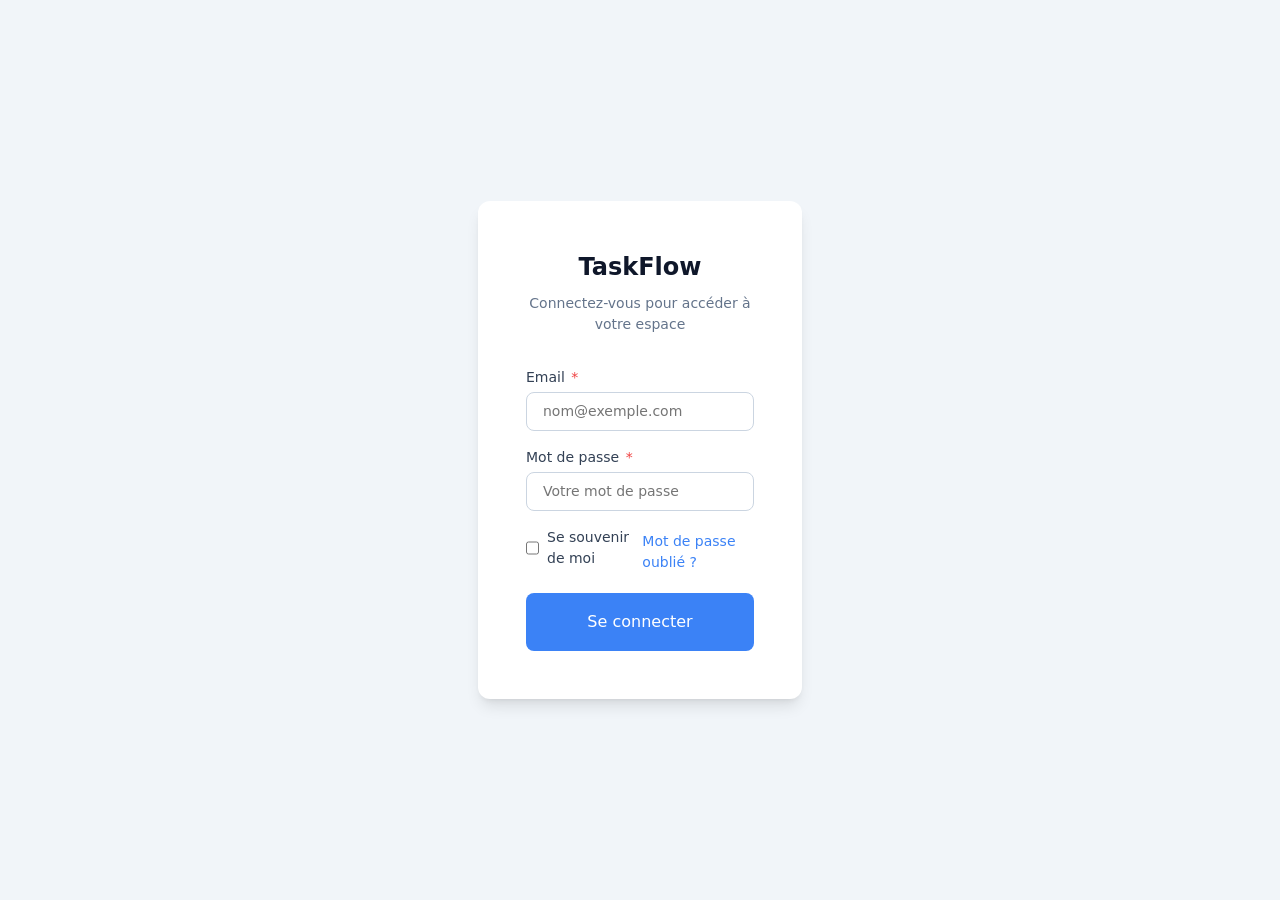
<file: demo-app/index.html>
<!DOCTYPE html>
<html lang="fr">
<head>
  <meta charset="UTF-8">
  <meta name="viewport" content="width=device-width, initial-scale=1.0">
  <title>TaskFlow — Connexion</title>
  <link rel="stylesheet" href="css/style.css">
</head>
<body>
  <div class="login-layout">
    <div class="login-container">
      <div class="login-card">
        <h1>TaskFlow</h1>
        <p class="login-subtitle">Connectez-vous pour accéder à votre espace</p>

        <div id="login-error" class="form-error hidden" role="alert"></div>

        <form id="login-form" novalidate>
          <div class="form-group">
            <label for="email" class="form-label">Email <span class="required">*</span></label>
            <input type="email" id="email" class="form-input" placeholder="nom@exemple.com" required>
          </div>

          <div class="form-group">
            <label for="password" class="form-label">Mot de passe <span class="required">*</span></label>
            <input type="password" id="password" class="form-input" placeholder="Votre mot de passe" required>
          </div>

          <div class="d-flex align-center justify-between mb-md">
            <div class="form-check">
              <input type="checkbox" id="remember-me">
              <label for="remember-me">Se souvenir de moi</label>
            </div>
            <a href="#" class="form-link">Mot de passe oublié ?</a>
          </div>

          <button type="submit" class="btn btn-primary btn-block btn-lg">Se connecter</button>
        </form>
      </div>
    </div>
  </div>

  <script src="js/app.js"></script>
  <script src="js/auth.js"></script>
  <script>
    (function () {
      if (App.auth.isAuthenticated()) {
        window.location.href = 'dashboard.html';
        return;
      }

      var form = document.getElementById('login-form');
      var emailInput = document.getElementById('email');
      var passwordInput = document.getElementById('password');
      var errorBox = document.getElementById('login-error');

      function showError(message) {
        errorBox.textContent = message;
        errorBox.classList.remove('hidden');
        errorBox.style.animation = 'none';
        errorBox.offsetHeight;
        errorBox.style.animation = '';
      }

      function hideError() {
        errorBox.classList.add('hidden');
      }

      function validateEmail(email) {
        return /^[^\s@]+@[^\s@]+\.[^\s@]+$/.test(email);
      }

      form.addEventListener('submit', function (e) {
        e.preventDefault();
        hideError();

        emailInput.classList.remove('error');
        passwordInput.classList.remove('error');

        var email = emailInput.value.trim();
        var password = passwordInput.value;

        if (!email) {
          emailInput.classList.add('error');
          showError('Veuillez saisir votre adresse email.');
          emailInput.focus();
          return;
        }

        if (!validateEmail(email)) {
          emailInput.classList.add('error');
          showError('Veuillez saisir une adresse email valide.');
          emailInput.focus();
          return;
        }

        if (!password) {
          passwordInput.classList.add('error');
          showError('Veuillez saisir votre mot de passe.');
          passwordInput.focus();
          return;
        }

        var result = App.auth.login(email, password);

        if (result.success) {
          window.location.href = 'dashboard.html';
        } else {
          showError(result.error);
        }
      });
    })();
  </script>
</body>
</html>
</file>
<file: demo-app/css/style.css>
/* ========================================
   Variables
   ======================================== */

:root {
  /* Couleurs principales */
  --color-primary: #3B82F6;
  --color-primary-hover: #2563EB;
  --color-primary-light: #DBEAFE;
  --color-secondary: #64748B;
  --color-secondary-hover: #475569;
  --color-success: #22C55E;
  --color-success-light: #DCFCE7;
  --color-danger: #EF4444;
  --color-danger-hover: #DC2626;
  --color-danger-light: #FEE2E2;
  --color-warning: #F59E0B;
  --color-warning-light: #FEF3C7;

  /* Neutres */
  --color-white: #FFFFFF;
  --color-gray-50: #F8FAFC;
  --color-gray-100: #F1F5F9;
  --color-gray-200: #E2E8F0;
  --color-gray-300: #CBD5E1;
  --color-gray-400: #94A3B8;
  --color-gray-500: #64748B;
  --color-gray-600: #475569;
  --color-gray-700: #334155;
  --color-gray-800: #1E293B;
  --color-gray-900: #0F172A;

  /* Espacements */
  --space-xs: 4px;
  --space-sm: 8px;
  --space-md: 16px;
  --space-lg: 24px;
  --space-xl: 32px;
  --space-2xl: 48px;

  /* Border radius */
  --radius-sm: 4px;
  --radius-md: 8px;
  --radius-lg: 12px;
  --radius-full: 9999px;

  /* Ombres */
  --shadow-sm: 0 1px 2px rgba(0, 0, 0, 0.05);
  --shadow-md: 0 4px 6px -1px rgba(0, 0, 0, 0.1), 0 2px 4px -2px rgba(0, 0, 0, 0.1);
  --shadow-lg: 0 10px 15px -3px rgba(0, 0, 0, 0.1), 0 4px 6px -4px rgba(0, 0, 0, 0.1);

  /* Typographie */
  --font-family: 'Segoe UI', system-ui, -apple-system, sans-serif;
  --font-size-xs: 0.75rem;
  --font-size-sm: 0.875rem;
  --font-size-base: 1rem;
  --font-size-lg: 1.125rem;
  --font-size-xl: 1.25rem;
  --font-size-2xl: 1.5rem;
  --font-size-3xl: 1.875rem;

  /* Layout */
  --sidebar-width: 250px;
  --navbar-height: 56px;
  --footer-height: 48px;

  /* Transitions */
  --transition-fast: 150ms ease;
  --transition-base: 200ms ease;
}

/* ========================================
   Reset / Normalize
   ======================================== */

*,
*::before,
*::after {
  box-sizing: border-box;
  margin: 0;
  padding: 0;
}

html {
  font-size: 16px;
  -webkit-text-size-adjust: 100%;
}

body {
  font-family: var(--font-family);
  font-size: var(--font-size-base);
  line-height: 1.5;
  color: var(--color-gray-800);
  background-color: var(--color-gray-50);
  min-height: 100vh;
}

img {
  max-width: 100%;
  display: block;
}

a {
  color: var(--color-primary);
  text-decoration: none;
}

a:hover {
  color: var(--color-primary-hover);
  text-decoration: underline;
}

ul, ol {
  list-style: none;
}

table {
  border-collapse: collapse;
  width: 100%;
}

button {
  cursor: pointer;
  font-family: inherit;
  font-size: inherit;
}

input, select, textarea, button {
  font-family: inherit;
  font-size: inherit;
}

/* ========================================
   Layout — App shell (navbar + sidebar + main + footer)
   ======================================== */

.app-layout {
  display: grid;
  grid-template-columns: var(--sidebar-width) 1fr;
  grid-template-rows: var(--navbar-height) 1fr var(--footer-height);
  grid-template-areas:
    "navbar  navbar"
    "sidebar main"
    "sidebar footer";
  min-height: 100vh;
}

.app-layout--no-sidebar {
  grid-template-columns: 1fr;
  grid-template-areas:
    "navbar"
    "main"
    "footer";
}

#navbar-container { grid-area: navbar; }
#sidebar-container { grid-area: sidebar; }
#footer-container { grid-area: footer; }

/* ========================================
   Layout — Login (centré, pleine page)
   ======================================== */

.login-layout {
  display: flex;
  align-items: center;
  justify-content: center;
  min-height: 100vh;
  background-color: var(--color-gray-100);
}

.login-container {
  width: 100%;
  max-width: 420px;
  padding: var(--space-2xl);
}

.login-card {
  background: var(--color-white);
  border-radius: var(--radius-lg);
  box-shadow: var(--shadow-lg);
  padding: var(--space-2xl);
}

.login-card h1 {
  font-size: var(--font-size-2xl);
  font-weight: 700;
  color: var(--color-gray-900);
  text-align: center;
  margin-bottom: var(--space-sm);
}

.login-card .login-subtitle {
  text-align: center;
  color: var(--color-gray-500);
  margin-bottom: var(--space-xl);
  font-size: var(--font-size-sm);
}

/* ========================================
   Navbar
   ======================================== */

.navbar {
  grid-area: navbar;
  display: flex;
  align-items: center;
  justify-content: space-between;
  height: var(--navbar-height);
  padding: 0 var(--space-lg);
  background: var(--color-white);
  border-bottom: 1px solid var(--color-gray-200);
  box-shadow: var(--shadow-sm);
  z-index: 100;
}

.navbar-brand {
  font-size: var(--font-size-lg);
  font-weight: 700;
  color: var(--color-gray-900);
  display: flex;
  align-items: center;
  gap: var(--space-sm);
}

.navbar-brand:hover {
  text-decoration: none;
  color: var(--color-gray-900);
}

.navbar-nav {
  display: flex;
  align-items: center;
  gap: var(--space-md);
}

.navbar-nav a {
  color: var(--color-gray-600);
  font-size: var(--font-size-sm);
  font-weight: 500;
  padding: var(--space-sm) var(--space-md);
  border-radius: var(--radius-md);
  transition: background var(--transition-fast), color var(--transition-fast);
}

.navbar-nav a:hover,
.navbar-nav a.active {
  background: var(--color-gray-100);
  color: var(--color-primary);
  text-decoration: none;
}

/* User dropdown */
.navbar-user {
  position: relative;
  display: flex;
  align-items: center;
  gap: var(--space-sm);
  cursor: pointer;
  padding: var(--space-xs) var(--space-sm);
  border-radius: var(--radius-md);
  transition: background var(--transition-fast);
}

.navbar-user:hover {
  background: var(--color-gray-100);
}

.navbar-user-avatar {
  width: 32px;
  height: 32px;
  border-radius: var(--radius-full);
  background: var(--color-primary-light);
  color: var(--color-primary);
  display: flex;
  align-items: center;
  justify-content: center;
  font-size: var(--font-size-sm);
  font-weight: 600;
}

.navbar-user-name {
  font-size: var(--font-size-sm);
  font-weight: 500;
  color: var(--color-gray-700);
}

.navbar-dropdown {
  display: none;
  position: absolute;
  top: 100%;
  right: 0;
  margin-top: var(--space-xs);
  background: var(--color-white);
  border: 1px solid var(--color-gray-200);
  border-radius: var(--radius-md);
  box-shadow: var(--shadow-lg);
  min-width: 180px;
  z-index: 200;
  overflow: hidden;
}

.navbar-dropdown.open {
  display: block;
}

.navbar-dropdown a {
  display: block;
  padding: var(--space-sm) var(--space-md);
  color: var(--color-gray-700);
  font-size: var(--font-size-sm);
  transition: background var(--transition-fast);
}

.navbar-dropdown a:hover {
  background: var(--color-gray-50);
  text-decoration: none;
}

.navbar-dropdown-divider {
  border-top: 1px solid var(--color-gray-200);
  margin: var(--space-xs) 0;
}

/* ========================================
   Sidebar
   ======================================== */

.sidebar {
  grid-area: sidebar;
  width: var(--sidebar-width);
  height: 100%;
  background: var(--color-white);
  border-right: 1px solid var(--color-gray-200);
  padding: var(--space-lg);
  overflow-y: auto;
}

.sidebar-section {
  margin-bottom: var(--space-lg);
}

.sidebar-section-title {
  font-size: var(--font-size-xs);
  font-weight: 600;
  color: var(--color-gray-400);
  text-transform: uppercase;
  letter-spacing: 0.05em;
  margin-bottom: var(--space-sm);
}

.sidebar-nav a {
  display: block;
  padding: var(--space-sm) var(--space-md);
  color: var(--color-gray-600);
  font-size: var(--font-size-sm);
  border-radius: var(--radius-md);
  transition: background var(--transition-fast), color var(--transition-fast);
  margin-bottom: 2px;
}

.sidebar-nav a:hover,
.sidebar-nav a.active {
  background: var(--color-primary-light);
  color: var(--color-primary);
  text-decoration: none;
}

.sidebar-filter-group {
  margin-bottom: var(--space-md);
}

.sidebar-filter-group label {
  display: block;
  font-size: var(--font-size-sm);
  font-weight: 500;
  color: var(--color-gray-700);
  margin-bottom: var(--space-xs);
}

/* ========================================
   Main content
   ======================================== */

.main-content {
  grid-area: main;
  padding: var(--space-xl);
  overflow-y: auto;
}

.page-header {
  display: flex;
  align-items: center;
  justify-content: space-between;
  margin-bottom: var(--space-xl);
}

.page-header h1 {
  font-size: var(--font-size-2xl);
  font-weight: 700;
  color: var(--color-gray-900);
}

.page-header-actions {
  display: flex;
  gap: var(--space-sm);
}

/* ========================================
   Footer
   ======================================== */

.footer {
  grid-area: footer;
  display: flex;
  align-items: center;
  justify-content: center;
  height: var(--footer-height);
  padding: 0 var(--space-lg);
  background: var(--color-white);
  border-top: 1px solid var(--color-gray-200);
  font-size: var(--font-size-xs);
  color: var(--color-gray-400);
}

/* ========================================
   Boutons
   ======================================== */

.btn {
  display: inline-flex;
  align-items: center;
  justify-content: center;
  gap: var(--space-sm);
  padding: var(--space-sm) var(--space-md);
  font-size: var(--font-size-sm);
  font-weight: 500;
  border: 1px solid transparent;
  border-radius: var(--radius-md);
  cursor: pointer;
  transition: background var(--transition-fast), border-color var(--transition-fast), box-shadow var(--transition-fast);
  line-height: 1.5;
  white-space: nowrap;
}

.btn-primary {
  background: var(--color-primary);
  color: var(--color-white);
}

.btn-primary:hover {
  background: var(--color-primary-hover);
}

.btn-secondary {
  background: var(--color-white);
  color: var(--color-gray-700);
  border-color: var(--color-gray-300);
}

.btn-secondary:hover {
  background: var(--color-gray-50);
  border-color: var(--color-gray-400);
}

.btn-danger {
  background: var(--color-danger);
  color: var(--color-white);
}

.btn-danger:hover {
  background: var(--color-danger-hover);
}

.btn-sm {
  padding: var(--space-xs) var(--space-sm);
  font-size: var(--font-size-xs);
}

.btn-lg {
  padding: var(--space-md) var(--space-lg);
  font-size: var(--font-size-base);
}

.btn-block {
  display: flex;
  width: 100%;
}

.btn:disabled {
  opacity: 0.5;
  cursor: not-allowed;
  pointer-events: none;
}

.btn:focus-visible {
  outline: 2px solid var(--color-primary);
  outline-offset: 2px;
}

/* ========================================
   Formulaires
   ======================================== */

.form-container {
  max-width: 640px;
  margin: 0 auto;
  background: var(--color-white);
  padding: var(--space-xl);
  border-radius: var(--radius-lg);
  box-shadow: var(--shadow-md);
}

.form-group {
  margin-bottom: var(--space-md);
}

.form-label {
  display: block;
  font-size: var(--font-size-sm);
  font-weight: 500;
  color: var(--color-gray-700);
  margin-bottom: var(--space-xs);
}

.form-label .required {
  color: var(--color-danger);
  margin-left: 2px;
}

.form-input,
.form-select,
.form-textarea {
  display: block;
  width: 100%;
  padding: var(--space-sm) var(--space-md);
  font-size: var(--font-size-sm);
  color: var(--color-gray-800);
  background: var(--color-white);
  border: 1px solid var(--color-gray-300);
  border-radius: var(--radius-md);
  transition: border-color var(--transition-fast), box-shadow var(--transition-fast);
  line-height: 1.5;
}

.form-textarea {
  min-height: 100px;
  resize: vertical;
}

.form-input:focus,
.form-select:focus,
.form-textarea:focus {
  outline: none;
  border-color: var(--color-primary);
  box-shadow: 0 0 0 3px rgba(59, 130, 246, 0.15);
}

.form-input:disabled,
.form-select:disabled,
.form-textarea:disabled {
  background: var(--color-gray-100);
  color: var(--color-gray-400);
  cursor: not-allowed;
}

/* Champs invalides */
.form-input.error,
.form-select.error,
.form-textarea.error {
  border-color: var(--color-danger);
  box-shadow: 0 0 0 3px rgba(239, 68, 68, 0.1);
}

.form-error {
  font-size: var(--font-size-xs);
  color: var(--color-danger);
  margin-top: var(--space-xs);
  animation: fadeIn 200ms ease;
}

.form-hint {
  font-size: var(--font-size-xs);
  color: var(--color-gray-400);
  margin-top: var(--space-xs);
}

/* Checkbox / Radio */
.form-check {
  display: flex;
  align-items: center;
  gap: var(--space-sm);
  margin-bottom: var(--space-sm);
}

.form-check input[type="checkbox"],
.form-check input[type="radio"] {
  width: 16px;
  height: 16px;
  accent-color: var(--color-primary);
}

.form-check label {
  font-size: var(--font-size-sm);
  color: var(--color-gray-700);
  cursor: pointer;
}

.form-actions {
  display: flex;
  gap: var(--space-sm);
  margin-top: var(--space-lg);
}

/* Liens inline dans les formulaires */
.form-link {
  font-size: var(--font-size-sm);
  color: var(--color-primary);
}

.form-link:hover {
  color: var(--color-primary-hover);
}

/* ========================================
   Cards
   ======================================== */

.card {
  background: var(--color-white);
  border: 1px solid var(--color-gray-200);
  border-radius: var(--radius-md);
  box-shadow: var(--shadow-sm);
  transition: box-shadow var(--transition-fast);
}

.card:hover {
  box-shadow: var(--shadow-md);
}

.card-body {
  padding: var(--space-md);
}

.card-title {
  font-size: var(--font-size-base);
  font-weight: 600;
  color: var(--color-gray-900);
  margin-bottom: var(--space-sm);
}

.card-text {
  font-size: var(--font-size-sm);
  color: var(--color-gray-500);
  margin-bottom: var(--space-sm);
}

.card-meta {
  display: flex;
  align-items: center;
  gap: var(--space-sm);
  font-size: var(--font-size-xs);
  color: var(--color-gray-400);
}

.card-footer {
  display: flex;
  align-items: center;
  justify-content: space-between;
  padding: var(--space-sm) var(--space-md);
  border-top: 1px solid var(--color-gray-100);
}

/* ========================================
   Badges — Statut
   ======================================== */

.badge {
  display: inline-flex;
  align-items: center;
  padding: 2px var(--space-sm);
  font-size: var(--font-size-xs);
  font-weight: 600;
  border-radius: var(--radius-full);
  white-space: nowrap;
}

.badge-todo {
  background: var(--color-gray-100);
  color: var(--color-gray-600);
}

.badge-inprogress {
  background: var(--color-primary-light);
  color: var(--color-primary);
}

.badge-done {
  background: var(--color-success-light);
  color: var(--color-success);
}

/* Badges — Priorite */
.badge-low {
  background: var(--color-gray-100);
  color: var(--color-gray-500);
}

.badge-medium {
  background: var(--color-warning-light);
  color: var(--color-warning);
}

.badge-high {
  background: var(--color-danger-light);
  color: var(--color-danger);
}

/* ========================================
   Tableaux
   ======================================== */

.table-container {
  overflow-x: auto;
}

.table {
  width: 100%;
  border-collapse: collapse;
  font-size: var(--font-size-sm);
}

.table thead th {
  text-align: left;
  padding: var(--space-sm) var(--space-md);
  font-weight: 600;
  font-size: var(--font-size-xs);
  color: var(--color-gray-500);
  text-transform: uppercase;
  letter-spacing: 0.05em;
  background: var(--color-gray-50);
  border-bottom: 2px solid var(--color-gray-200);
}

.table tbody td {
  padding: var(--space-sm) var(--space-md);
  border-bottom: 1px solid var(--color-gray-100);
  color: var(--color-gray-700);
}

.table tbody tr:hover {
  background: var(--color-gray-50);
}

.table-actions {
  display: flex;
  gap: var(--space-xs);
}

/* ========================================
   Notification Toast
   ======================================== */

.toast-container {
  position: fixed;
  top: var(--space-lg);
  right: var(--space-lg);
  z-index: 1000;
  display: flex;
  flex-direction: column;
  gap: var(--space-sm);
}

.toast {
  display: flex;
  align-items: center;
  gap: var(--space-sm);
  padding: var(--space-md) var(--space-lg);
  background: var(--color-white);
  border: 1px solid var(--color-gray-200);
  border-radius: var(--radius-md);
  box-shadow: var(--shadow-lg);
  font-size: var(--font-size-sm);
  animation: fadeIn 200ms ease, fadeOut 200ms ease 2.8s forwards;
  min-width: 280px;
}

.toast-success {
  border-left: 4px solid var(--color-success);
}

.toast-error {
  border-left: 4px solid var(--color-danger);
}

.toast-warning {
  border-left: 4px solid var(--color-warning);
}

.toast-info {
  border-left: 4px solid var(--color-primary);
}

/* ========================================
   Modale de confirmation
   ======================================== */

.modal-overlay {
  display: none;
  position: fixed;
  inset: 0;
  background: rgba(0, 0, 0, 0.4);
  z-index: 500;
  align-items: center;
  justify-content: center;
}

.modal-overlay.open {
  display: flex;
}

.modal {
  background: var(--color-white);
  border-radius: var(--radius-lg);
  box-shadow: var(--shadow-lg);
  width: 100%;
  max-width: 440px;
  padding: var(--space-xl);
  animation: fadeIn 150ms ease;
}

.modal-title {
  font-size: var(--font-size-lg);
  font-weight: 600;
  color: var(--color-gray-900);
  margin-bottom: var(--space-sm);
}

.modal-body {
  font-size: var(--font-size-sm);
  color: var(--color-gray-600);
  margin-bottom: var(--space-lg);
}

.modal-actions {
  display: flex;
  gap: var(--space-sm);
  justify-content: flex-end;
}

/* ========================================
   Kanban
   ======================================== */

.kanban-board {
  display: flex;
  gap: var(--space-md);
  align-items: flex-start;
}

.kanban-column {
  flex: 1;
  min-width: 0;
  background: var(--color-gray-100);
  border-radius: var(--radius-md);
  padding: var(--space-md);
}

.kanban-column-header {
  display: flex;
  align-items: center;
  justify-content: space-between;
  margin-bottom: var(--space-md);
}

.kanban-column-title {
  font-size: var(--font-size-sm);
  font-weight: 600;
  color: var(--color-gray-700);
}

.kanban-column-count {
  font-size: var(--font-size-xs);
  color: var(--color-gray-400);
  background: var(--color-white);
  padding: 2px var(--space-sm);
  border-radius: var(--radius-full);
}

.kanban-cards {
  display: flex;
  flex-direction: column;
  gap: var(--space-sm);
}

.kanban-card {
  background: var(--color-white);
  border: 1px solid var(--color-gray-200);
  border-radius: var(--radius-md);
  padding: var(--space-md);
  box-shadow: var(--shadow-sm);
  cursor: pointer;
  transition: box-shadow var(--transition-fast);
}

.kanban-card:hover {
  box-shadow: var(--shadow-md);
}

.kanban-card-title {
  font-size: var(--font-size-sm);
  font-weight: 500;
  color: var(--color-gray-800);
  margin-bottom: var(--space-xs);
}

.kanban-card-meta {
  display: flex;
  align-items: center;
  justify-content: space-between;
  gap: var(--space-sm);
  font-size: var(--font-size-xs);
  color: var(--color-gray-400);
}

/* ========================================
   Dashboard — Stats
   ======================================== */

.stats-row {
  display: flex;
  gap: var(--space-md);
  margin-bottom: var(--space-xl);
}

.stat-card {
  flex: 1;
  background: var(--color-white);
  border: 1px solid var(--color-gray-200);
  border-radius: var(--radius-md);
  padding: var(--space-md);
  text-align: center;
}

.stat-value {
  font-size: var(--font-size-2xl);
  font-weight: 700;
  color: var(--color-gray-900);
}

.stat-label {
  font-size: var(--font-size-xs);
  color: var(--color-gray-500);
  text-transform: uppercase;
  letter-spacing: 0.05em;
  margin-top: var(--space-xs);
}

/* ========================================
   Dashboard — View Toggle
   ======================================== */

.view-toggle {
  display: inline-flex;
  background: var(--color-gray-100);
  border-radius: var(--radius-md);
  padding: 2px;
}

.view-toggle-btn {
  padding: var(--space-xs) var(--space-md);
  font-size: var(--font-size-sm);
  font-weight: 500;
  color: var(--color-gray-500);
  background: transparent;
  border: none;
  border-radius: var(--radius-md);
  cursor: pointer;
  transition: background var(--transition-fast), color var(--transition-fast);
}

.view-toggle-btn:hover {
  color: var(--color-gray-700);
}

.view-toggle-btn.active {
  background: var(--color-white);
  color: var(--color-gray-800);
  box-shadow: var(--shadow-sm);
}

/* ========================================
   Profil
   ======================================== */

.profile-header {
  display: flex;
  align-items: center;
  gap: var(--space-lg);
  margin-bottom: var(--space-xl);
}

.profile-avatar {
  width: 80px;
  height: 80px;
  border-radius: var(--radius-full);
  background: var(--color-primary-light);
  color: var(--color-primary);
  display: flex;
  align-items: center;
  justify-content: center;
  font-size: var(--font-size-3xl);
  font-weight: 700;
}

.profile-info h2 {
  font-size: var(--font-size-xl);
  font-weight: 600;
  color: var(--color-gray-900);
}

.profile-info p {
  font-size: var(--font-size-sm);
  color: var(--color-gray-500);
}

/* ========================================
   Animations
   ======================================== */

@keyframes fadeIn {
  from {
    opacity: 0;
    transform: translateY(-4px);
  }
  to {
    opacity: 1;
    transform: translateY(0);
  }
}

@keyframes fadeOut {
  from {
    opacity: 1;
  }
  to {
    opacity: 0;
  }
}

/* ========================================
   Utilitaires
   ======================================== */

.text-center { text-align: center; }
.text-right { text-align: right; }
.text-muted { color: var(--color-gray-400); }
.text-danger { color: var(--color-danger); }
.text-success { color: var(--color-success); }

.mt-sm { margin-top: var(--space-sm); }
.mt-md { margin-top: var(--space-md); }
.mt-lg { margin-top: var(--space-lg); }
.mb-sm { margin-bottom: var(--space-sm); }
.mb-md { margin-bottom: var(--space-md); }
.mb-lg { margin-bottom: var(--space-lg); }

.d-flex { display: flex; }
.align-center { align-items: center; }
.justify-between { justify-content: space-between; }
.gap-sm { gap: var(--space-sm); }
.gap-md { gap: var(--space-md); }

.hidden { display: none !important; }
</file>
